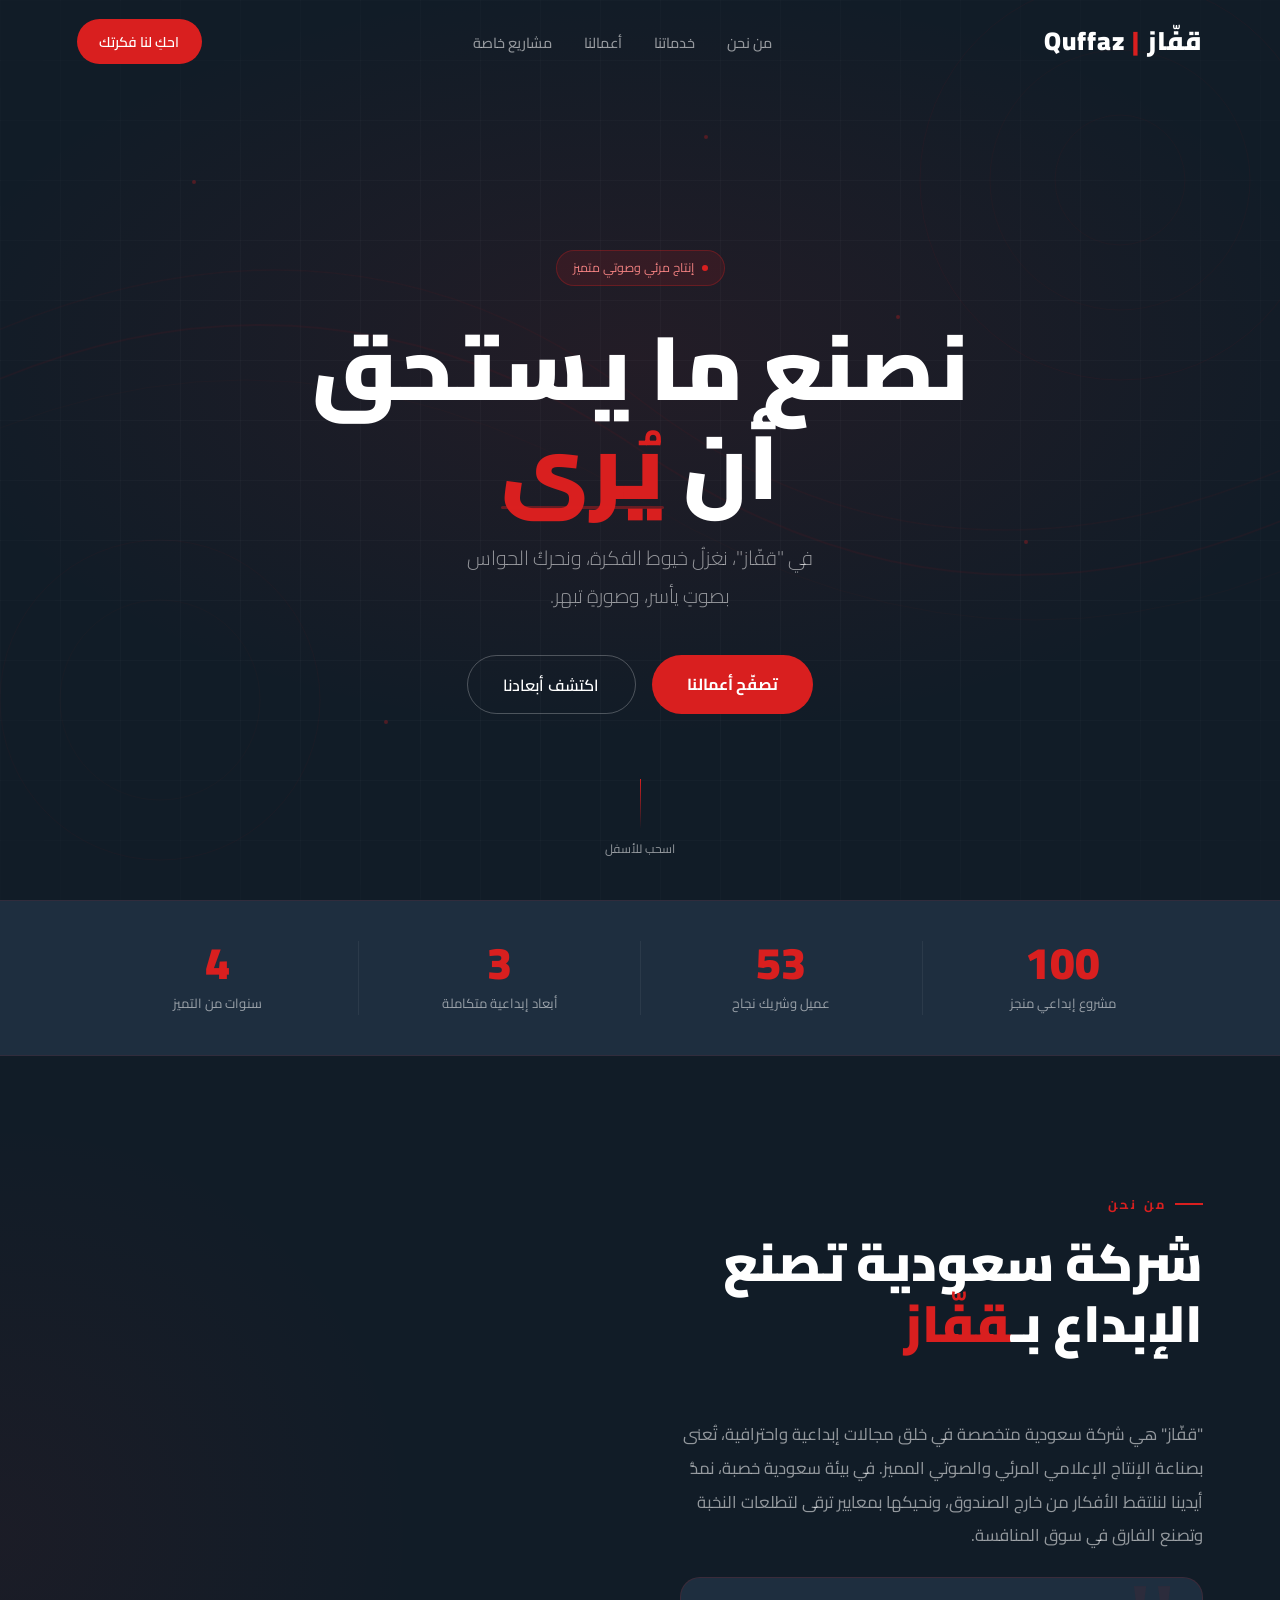
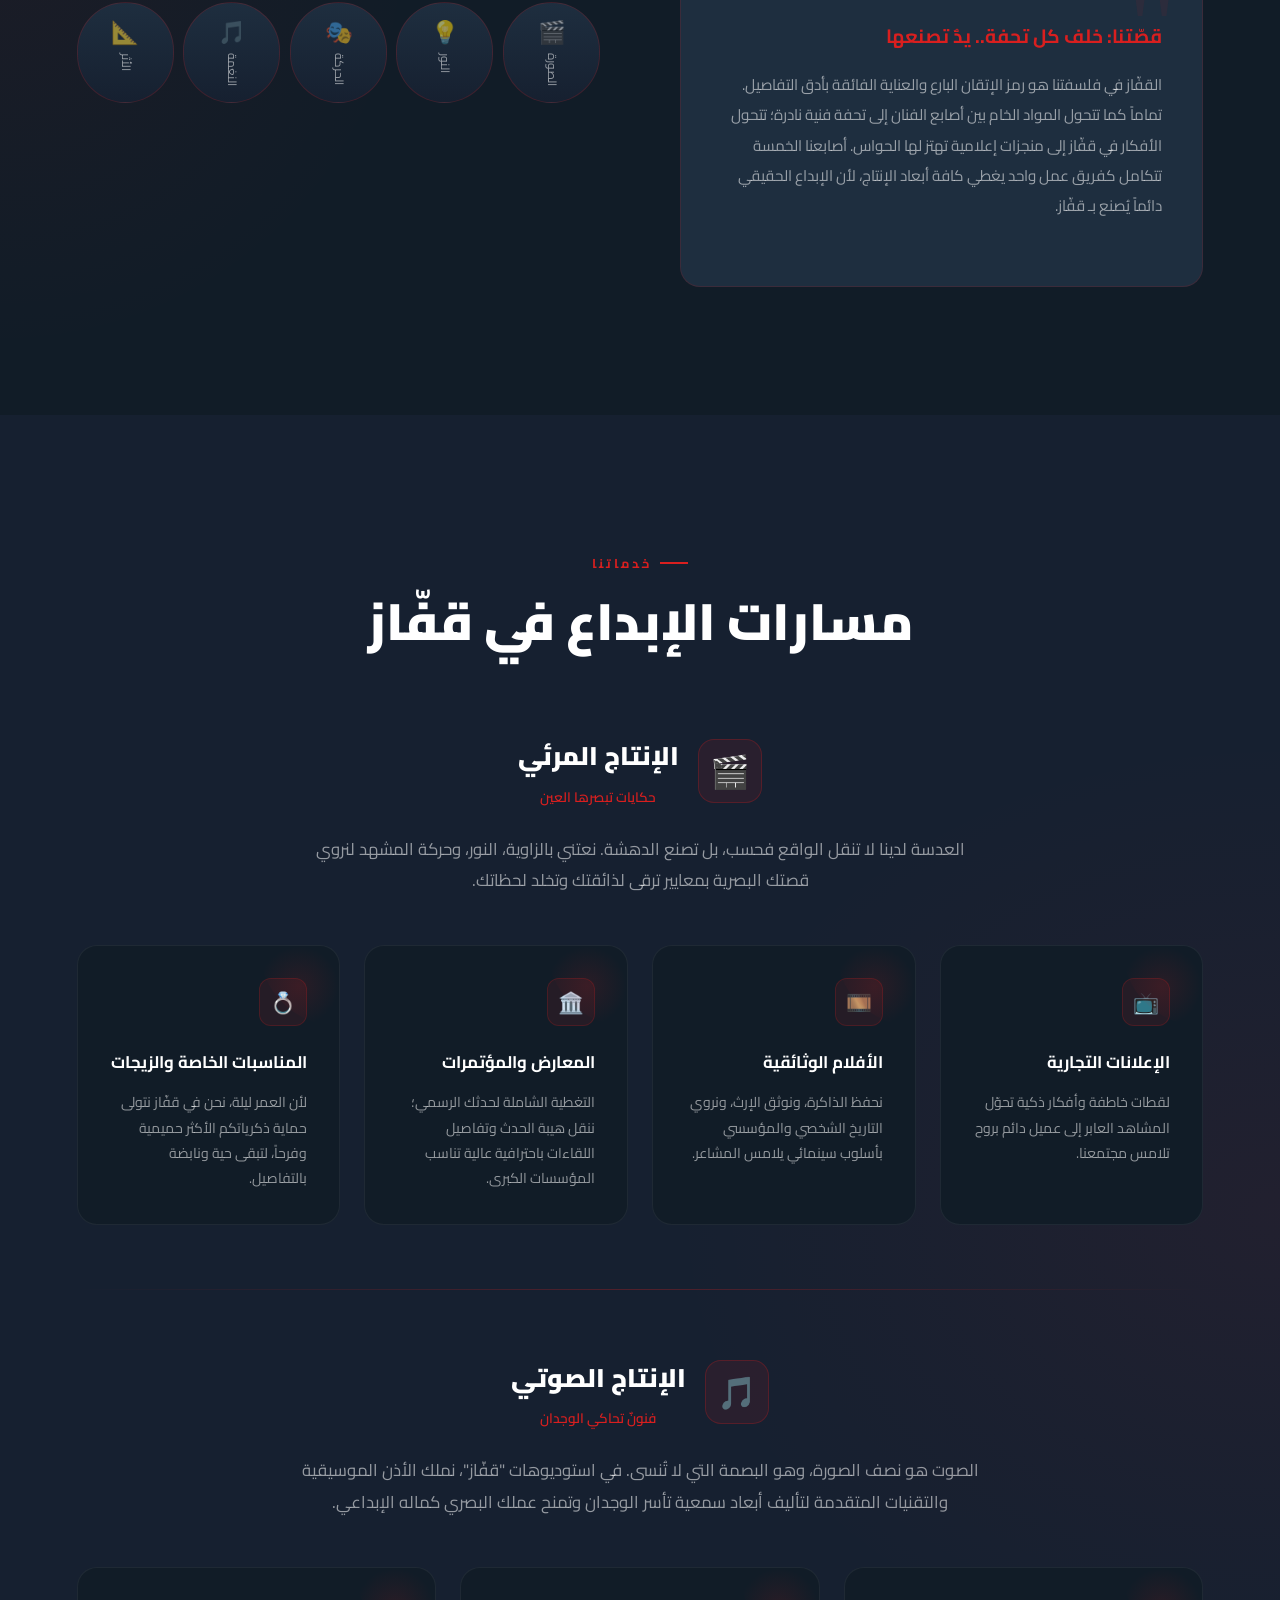
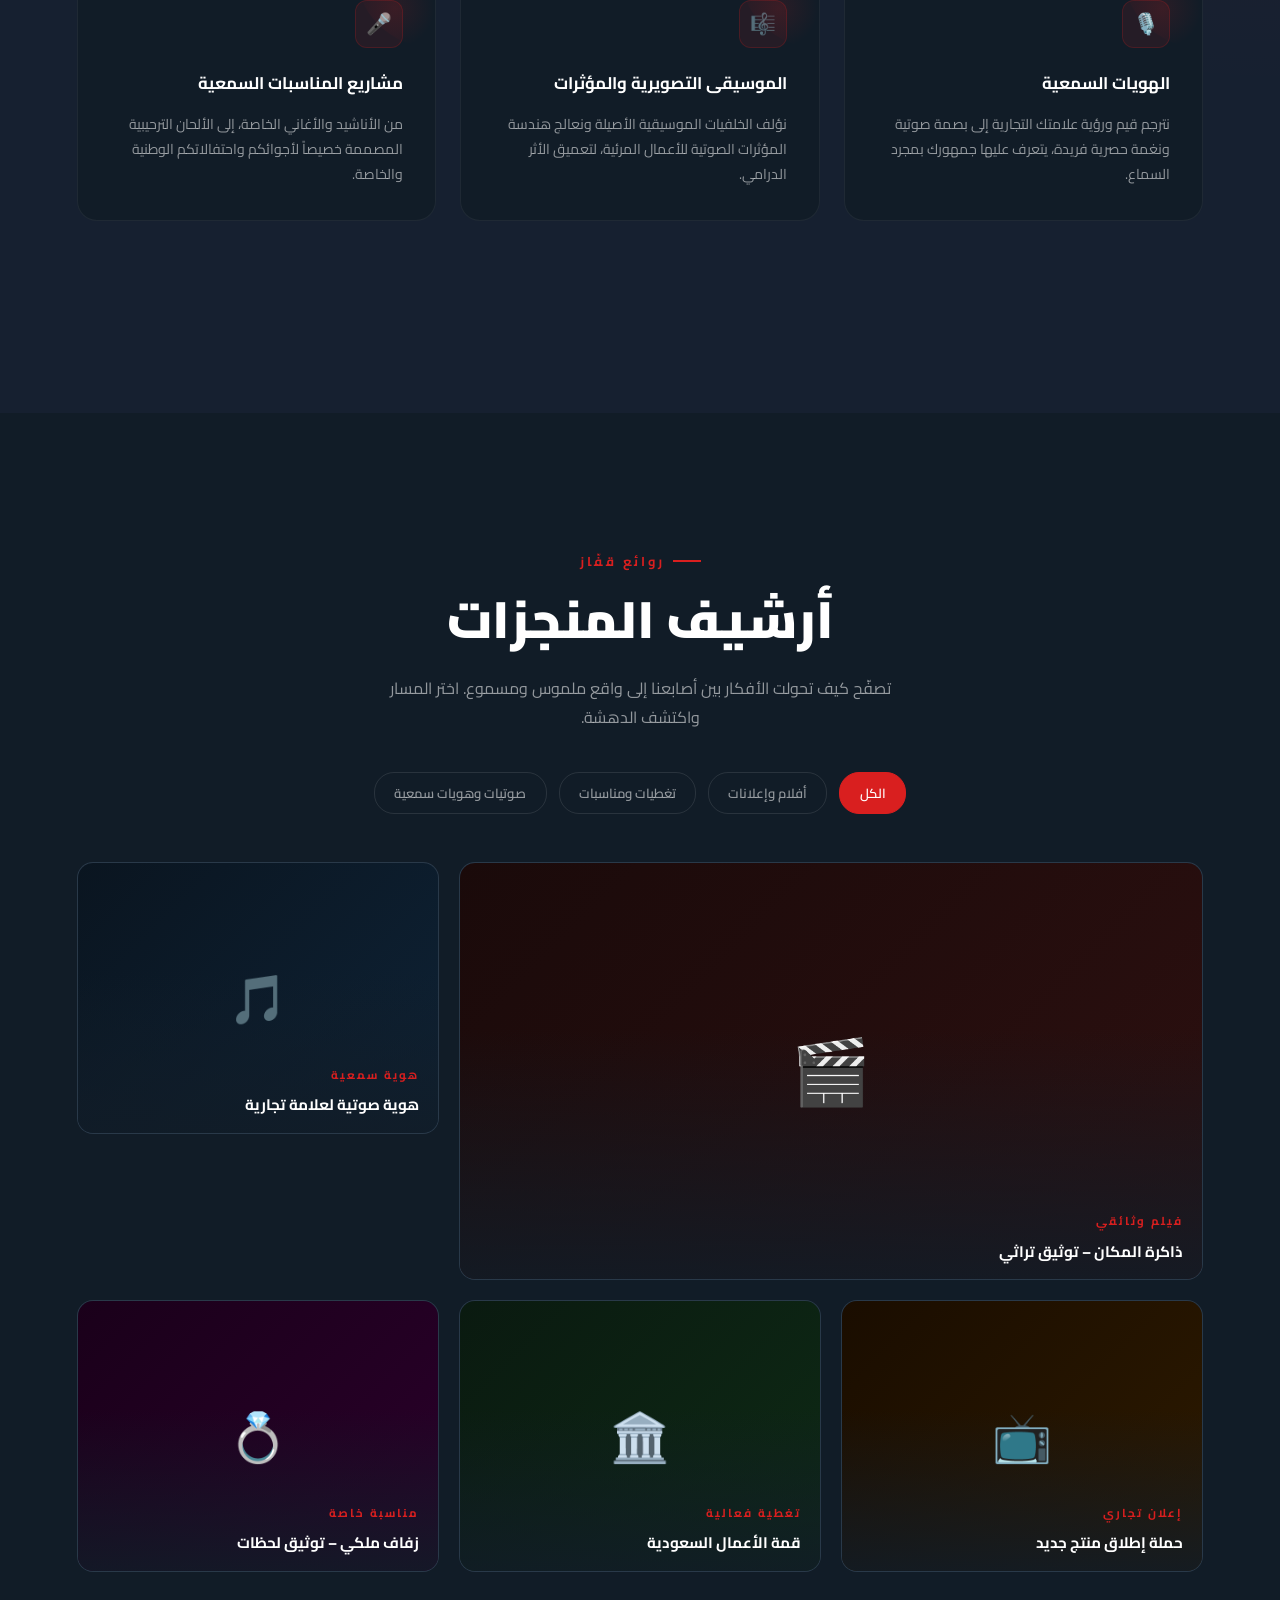
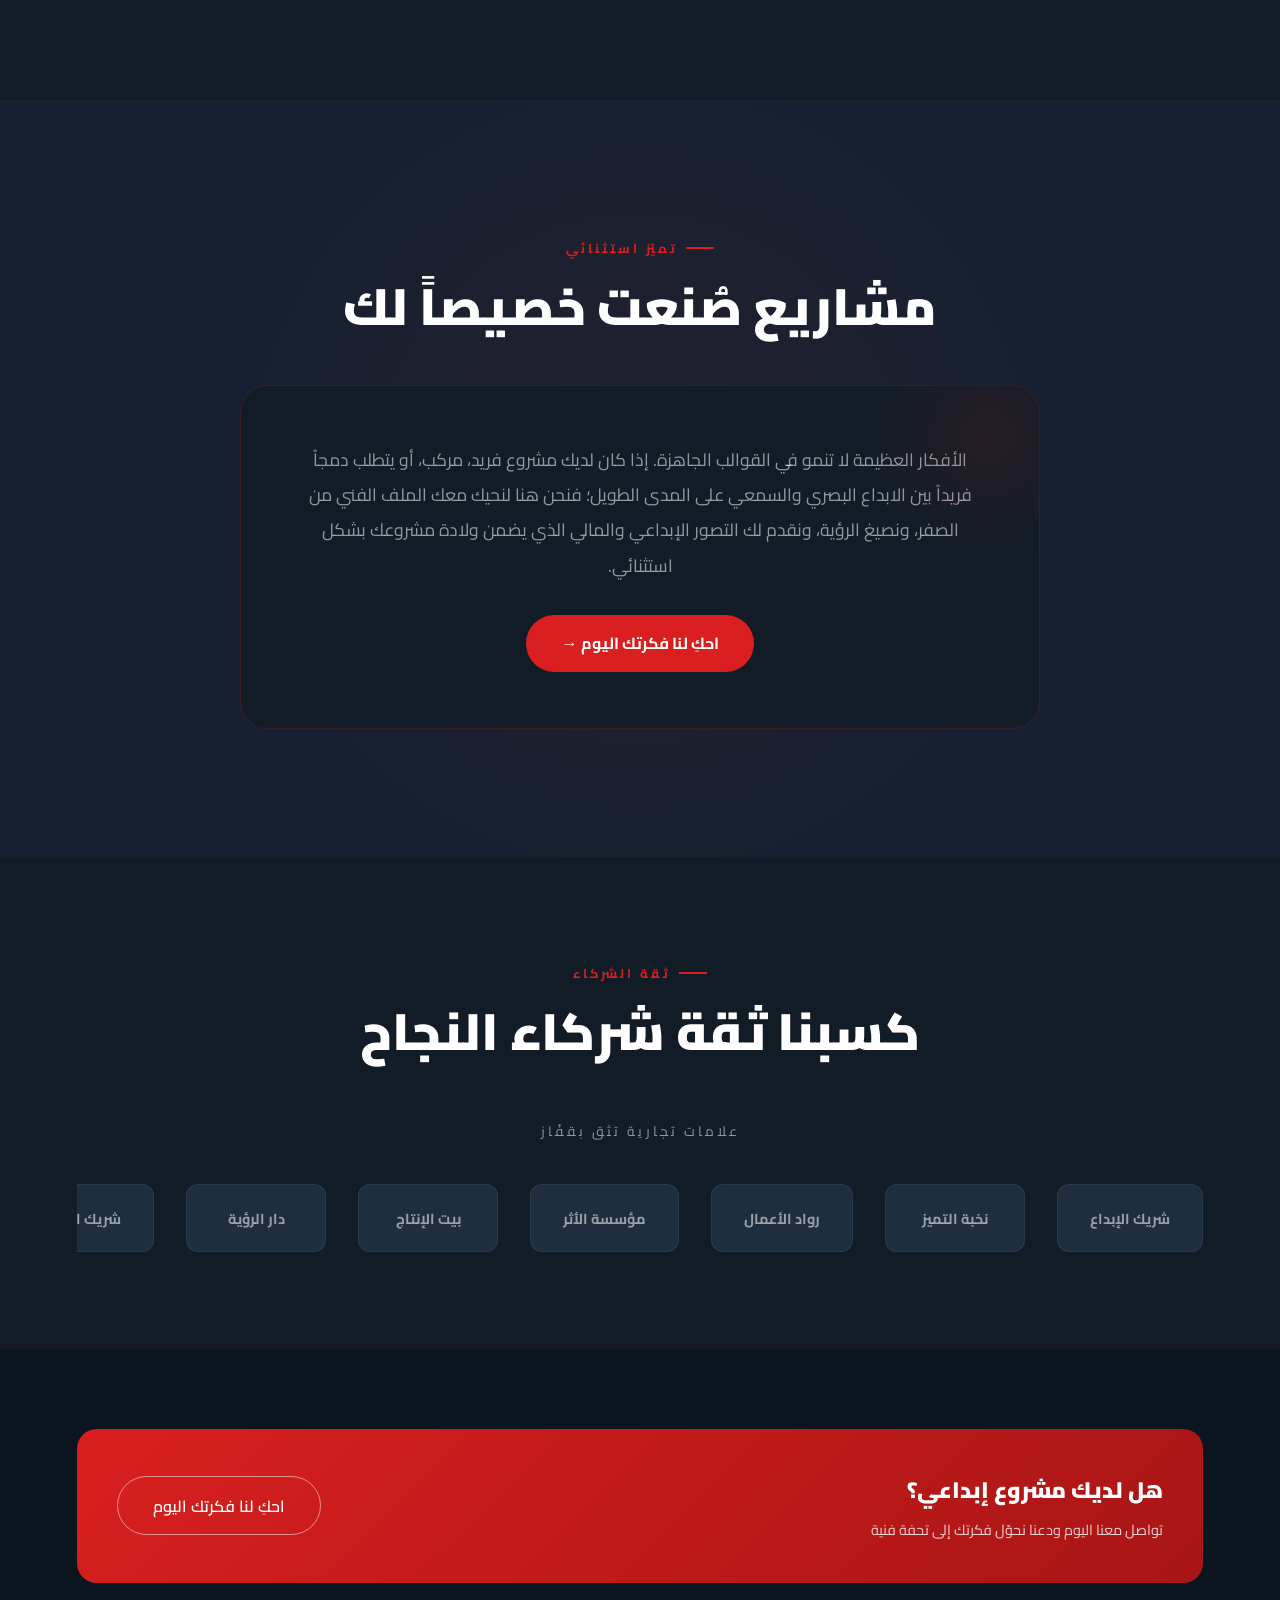
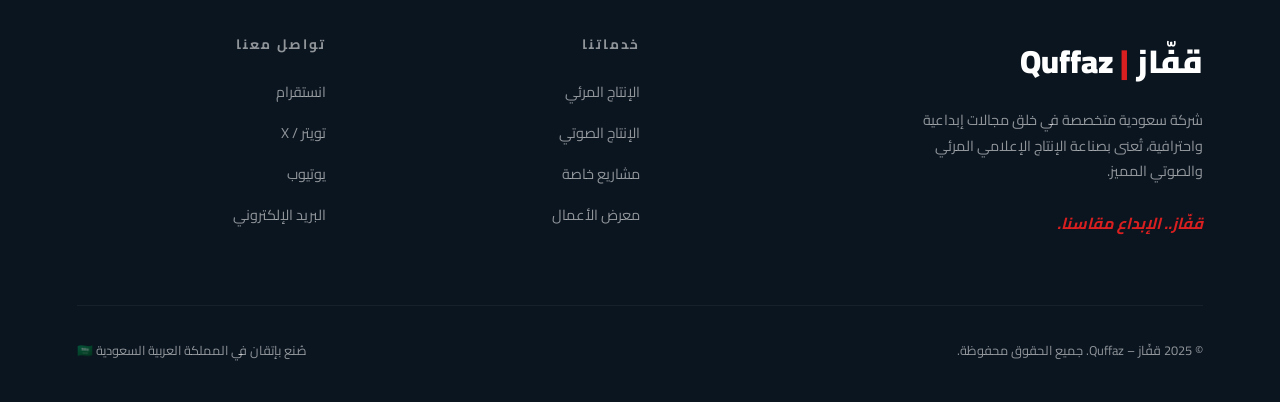
<file: index3.html>
<!DOCTYPE html>
<html lang="ar" dir="rtl">
<head>
<meta charset="UTF-8">
<meta name="viewport" content="width=device-width, initial-scale=1.0">
<title>قفّاز | Quffaz – نصنع ما يستحق أن يُرى</title>
<link rel="preconnect" href="https://fonts.googleapis.com">
<link rel="preconnect" href="https://fonts.gstatic.com" crossorigin>
<link href="https://fonts.googleapis.com/css2?family=Cairo:wght@300;400;600;700;900&family=Tajawal:wght@300;400;500;700;800&display=swap" rel="stylesheet">
<style>
  :root {
    --red: #D91F1F;
    --red-dark: #A81515;
    --red-glow: rgba(217,31,31,0.18);
    --navy: #111C27;
    --navy-mid: #162030;
    --navy-light: #1E2E3F;
    --white: #FFFFFF;
    --off-white: #F5F3EE;
    --text-muted: rgba(255,255,255,0.55);
    --gold: #C99B3A;
  }

  *, *::before, *::after { box-sizing: border-box; margin: 0; padding: 0; }

  html { scroll-behavior: smooth; }

  body {
    font-family: 'Cairo', 'Tajawal', sans-serif;
    background: var(--navy);
    color: var(--white);
    overflow-x: hidden;
    direction: rtl;
  }

  /* ===== SCROLLBAR ===== */
  ::-webkit-scrollbar { width: 4px; }
  ::-webkit-scrollbar-track { background: var(--navy); }
  ::-webkit-scrollbar-thumb { background: var(--red); border-radius: 2px; }

  /* ===== NAV ===== */
  nav {
    position: fixed; top: 0; right: 0; left: 0; z-index: 100;
    display: flex; align-items: center; justify-content: space-between;
    padding: 1.2rem 6%;
    transition: background 0.4s, backdrop-filter 0.4s;
  }
  nav.scrolled {
    background: rgba(17,28,39,0.92);
    backdrop-filter: blur(16px);
    border-bottom: 1px solid rgba(217,31,31,0.15);
  }
  .nav-logo {
    font-size: 1.6rem; font-weight: 900; letter-spacing: 1px;
    color: var(--white); text-decoration: none; line-height: 1;
  }
  .nav-logo span { color: var(--red); }
  .nav-links { display: flex; gap: 2rem; list-style: none; }
  .nav-links a {
    color: var(--text-muted); text-decoration: none; font-size: 0.9rem;
    font-weight: 500; transition: color 0.3s; position: relative;
  }
  .nav-links a::after {
    content: ''; position: absolute; bottom: -4px; right: 0;
    width: 0; height: 2px; background: var(--red); transition: width 0.3s;
  }
  .nav-links a:hover { color: var(--white); }
  .nav-links a:hover::after { width: 100%; }
  .nav-cta {
    background: var(--red); color: var(--white); border: none;
    padding: 0.6rem 1.4rem; border-radius: 30px; font-size: 0.875rem;
    font-family: inherit; font-weight: 600; cursor: pointer;
    transition: transform 0.2s, box-shadow 0.3s;
  }
  .nav-cta:hover { transform: translateY(-2px); box-shadow: 0 8px 24px var(--red-glow); }

  /* ===== HERO ===== */
  #hero {
    min-height: 100vh; display: flex; flex-direction: column;
    align-items: center; justify-content: center; text-align: center;
    padding: 8rem 6% 4rem; position: relative; overflow: hidden;
  }
  .hero-bg {
    position: absolute; inset: 0; z-index: 0;
    background: radial-gradient(ellipse 80% 60% at 50% 40%, rgba(217,31,31,0.09) 0%, transparent 70%);
  }
  .hero-grid {
    position: absolute; inset: 0; z-index: 0;
    background-image:
      linear-gradient(rgba(255,255,255,0.025) 1px, transparent 1px),
      linear-gradient(90deg, rgba(255,255,255,0.025) 1px, transparent 1px);
    background-size: 60px 60px;
    mask-image: radial-gradient(ellipse 90% 80% at 50% 50%, black 40%, transparent 100%);
  }

  /* Finger lines decoration */
  .hero-lines {
    position: absolute; left: 0; top: 0; width: 100%; height: 100%;
    z-index: 0; pointer-events: none;
  }
  .hero-lines svg { width: 100%; height: 100%; }

  .hero-badge {
    display: inline-flex; align-items: center; gap: 0.5rem;
    background: rgba(217,31,31,0.12); border: 1px solid rgba(217,31,31,0.3);
    border-radius: 30px; padding: 0.35rem 1rem;
    font-size: 0.78rem; color: #f08080; margin-bottom: 2rem;
    opacity: 0; animation: fadeUp 0.8s 0.3s forwards;
  }
  .hero-badge::before { content: ''; width: 6px; height: 6px; border-radius: 50%; background: var(--red); animation: pulse 1.5s infinite; }

  .hero-title {
    font-size: clamp(3rem, 7vw, 6.5rem); font-weight: 900;
    line-height: 1.1; margin-bottom: 1.5rem; position: relative; z-index: 1;
    opacity: 0; animation: fadeUp 0.9s 0.5s forwards;
  }
  .hero-title .accent { color: var(--red); position: relative; display: inline-block; }
  .hero-title .accent::after {
    content: ''; position: absolute; bottom: 6px; right: 0; left: 0;
    height: 3px; background: var(--red); opacity: 0.4; border-radius: 2px;
  }

  .hero-sub {
    font-size: clamp(1rem, 2vw, 1.25rem); color: var(--text-muted);
    max-width: 620px; line-height: 1.9; margin: 0 auto 2.5rem;
    font-weight: 300; position: relative; z-index: 1;
    opacity: 0; animation: fadeUp 0.9s 0.7s forwards;
  }

  .hero-actions {
    display: flex; gap: 1rem; justify-content: center; flex-wrap: wrap;
    position: relative; z-index: 1;
    opacity: 0; animation: fadeUp 0.9s 0.9s forwards;
  }
  .btn-primary {
    background: var(--red); color: var(--white);
    border: none; padding: 0.85rem 2.2rem; border-radius: 40px;
    font-size: 1rem; font-family: inherit; font-weight: 700;
    cursor: pointer; transition: transform 0.2s, box-shadow 0.3s;
    text-decoration: none; display: inline-block;
  }
  .btn-primary:hover { transform: translateY(-3px); box-shadow: 0 12px 32px rgba(217,31,31,0.35); }
  .btn-outline {
    background: transparent; color: var(--white);
    border: 1.5px solid rgba(255,255,255,0.25); padding: 0.85rem 2.2rem;
    border-radius: 40px; font-size: 1rem; font-family: inherit; font-weight: 600;
    cursor: pointer; transition: all 0.3s; text-decoration: none; display: inline-block;
  }
  .btn-outline:hover { border-color: var(--red); color: var(--red); }

  .hero-scroll {
    position: absolute; bottom: 2.5rem; left: 50%; transform: translateX(-50%);
    display: flex; flex-direction: column; align-items: center; gap: 0.5rem;
    color: var(--text-muted); font-size: 0.75rem; z-index: 1;
    opacity: 0; animation: fadeIn 1s 1.4s forwards;
  }
  .scroll-line {
    width: 1px; height: 50px; background: linear-gradient(to bottom, var(--red), transparent);
    animation: scrollLine 1.5s infinite;
  }

  /* ===== ABOUT ===== */
  #about { padding: 8rem 6%; position: relative; overflow: hidden; }
  .about-bg {
    position: absolute; inset: 0;
    background: radial-gradient(circle 600px at 0% 50%, rgba(217,31,31,0.05) 0%, transparent 70%);
  }

  .section-eyebrow {
    display: inline-flex; align-items: center; gap: 0.5rem;
    color: var(--red); font-size: 0.8rem; font-weight: 700;
    text-transform: uppercase; letter-spacing: 3px;
    margin-bottom: 1rem; opacity: 0;
    transition: opacity 0.6s, transform 0.6s;
  }
  .section-eyebrow.visible { opacity: 1; transform: translateY(0) !important; }
  .section-eyebrow::before { content: ''; width: 28px; height: 2px; background: var(--red); }

  .section-title {
    font-size: clamp(2rem, 4vw, 3.5rem); font-weight: 900;
    line-height: 1.2; margin-bottom: 1.5rem;
    opacity: 0; transform: translateY(30px); transition: opacity 0.7s, transform 0.7s;
  }
  .section-title.visible { opacity: 1; transform: translateY(0); }

  .about-grid {
    display: grid; grid-template-columns: 1fr 1fr; gap: 5rem;
    align-items: center; margin-top: 4rem;
  }

  .about-text p {
    color: var(--text-muted); line-height: 2; font-size: 1.05rem;
    margin-bottom: 1.5rem;
    opacity: 0; transform: translateY(20px); transition: opacity 0.7s, transform 0.7s;
  }
  .about-text p.visible { opacity: 1; transform: translateY(0); }

  .fingers-visual {
    display: grid; grid-template-columns: repeat(5, 1fr); gap: 0.6rem;
    opacity: 0; transform: translateX(-30px); transition: opacity 0.8s, transform 0.8s;
  }
  .fingers-visual.visible { opacity: 1; transform: translateX(0); }

  .finger {
    background: linear-gradient(180deg, var(--navy-light) 0%, var(--navy-mid) 100%);
    border: 1px solid rgba(217,31,31,0.2);
    border-radius: 50px; padding: 1rem 0.5rem;
    text-align: center; font-size: 0.75rem; color: var(--text-muted);
    transition: all 0.3s; cursor: default;
    display: flex; flex-direction: column; align-items: center; gap: 0.4rem;
  }
  .finger:hover {
    border-color: var(--red); color: var(--white);
    transform: translateY(-8px); box-shadow: 0 16px 32px rgba(217,31,31,0.2);
  }
  .finger-icon { font-size: 1.4rem; }
  .finger span { writing-mode: vertical-rl; text-orientation: mixed; line-height: 1.4; }

  .story-block {
    background: var(--navy-light); border: 1px solid rgba(217,31,31,0.15);
    border-radius: 20px; padding: 2.5rem;
    position: relative; overflow: hidden;
    opacity: 0; transform: translateY(30px); transition: opacity 0.8s 0.2s, transform 0.8s 0.2s;
  }
  .story-block.visible { opacity: 1; transform: translateY(0); }
  .story-block::before {
    content: '"'; position: absolute; top: -1rem; right: 1.5rem;
    font-size: 8rem; color: rgba(217,31,31,0.08); font-family: Georgia, serif;
    line-height: 1;
  }
  .story-block h3 { font-size: 1.2rem; font-weight: 700; color: var(--red); margin-bottom: 1rem; }
  .story-block p { color: var(--text-muted); line-height: 2; font-size: 0.95rem; }

  /* ===== SERVICES ===== */
  #services { padding: 8rem 6%; background: var(--navy-mid); position: relative; overflow: hidden; }
  .services-bg {
    position: absolute; inset: 0;
    background: radial-gradient(ellipse 80% 50% at 100% 50%, rgba(217,31,31,0.06) 0%, transparent 60%);
  }

  .services-header { text-align: center; margin-bottom: 5rem; }

  .service-block { margin-bottom: 4rem; }

  .service-block-header {
    display: flex; align-items: center; justify-content: center; gap: 1.2rem;
    margin-bottom: 1.5rem; text-align: center;
  }
  .service-block-icon {
    font-size: 2rem; width: 64px; height: 64px;
    background: rgba(217,31,31,0.1); border: 1px solid rgba(217,31,31,0.25);
    border-radius: 16px; display: flex; align-items: center; justify-content: center;
    flex-shrink: 0;
  }
  .service-block-title {
    font-size: 1.6rem; font-weight: 900; margin-bottom: 0.2rem;
  }
  .service-block-sub {
    color: var(--red); font-size: 0.85rem; font-weight: 600;
  }

  .service-divider {
    height: 1px; background: linear-gradient(to left, transparent, rgba(217,31,31,0.3), transparent);
    margin: 1rem 0 4rem;
  }
  .service-intro {
    text-align: center; max-width: 680px; margin: 0 auto 3rem;
    color: var(--text-muted); font-size: 1.05rem; line-height: 1.9;
  }

  .services-grid {
    display: grid; grid-template-columns: repeat(auto-fit, minmax(260px, 1fr));
    gap: 1.5rem;
  }

  .service-card {
    background: var(--navy); border: 1px solid rgba(255,255,255,0.06);
    border-radius: 20px; padding: 2rem; position: relative; overflow: hidden;
    transition: border-color 0.4s, box-shadow 0.4s, transform 0.3s;
  }
  .service-card:hover {
    border-color: rgba(217,31,31,0.35);
    box-shadow: 0 20px 50px rgba(0,0,0,0.3), 0 0 0 1px rgba(217,31,31,0.1);
    transform: translateY(-6px);
  }
  .service-card::before {
    content: ''; position: absolute; top: 0; right: 0;
    width: 80px; height: 80px;
    background: radial-gradient(circle, rgba(217,31,31,0.12) 0%, transparent 70%);
    border-radius: 0 20px 0 80px;
  }

  .card-icon {
    width: 48px; height: 48px; border-radius: 12px;
    background: rgba(217,31,31,0.1); border: 1px solid rgba(217,31,31,0.2);
    display: flex; align-items: center; justify-content: center;
    font-size: 1.3rem; margin-bottom: 1.2rem;
  }
  .service-card h4 { font-size: 1.05rem; font-weight: 700; margin-bottom: 0.8rem; }
  .service-card p { color: var(--text-muted); font-size: 0.88rem; line-height: 1.8; }

  /* ===== PORTFOLIO ===== */
  #portfolio { padding: 8rem 6%; position: relative; overflow: hidden; }

  .portfolio-header { text-align: center; margin-bottom: 1rem; }
  .portfolio-sub {
    text-align: center; color: var(--text-muted); margin-bottom: 2.5rem;
    font-size: 1rem; max-width: 560px; margin-left: auto; margin-right: auto;
    line-height: 1.8;
  }

  .filter-bar {
    display: flex; justify-content: center; gap: 0.75rem;
    margin-bottom: 3rem; flex-wrap: wrap;
  }
  .filter-btn {
    background: transparent; border: 1px solid rgba(255,255,255,0.1);
    color: var(--text-muted); padding: 0.5rem 1.2rem; border-radius: 20px;
    font-size: 0.82rem; font-family: inherit; font-weight: 600; cursor: pointer;
    transition: all 0.3s;
  }
  .filter-btn.active, .filter-btn:hover { background: var(--red); border-color: var(--red); color: var(--white); }

  .portfolio-grid {
    display: grid; grid-template-columns: repeat(3, 1fr); gap: 1.2rem;
  }
  .portfolio-item {
    position: relative; border-radius: 16px; overflow: hidden;
    background: var(--navy-light); border: 1px solid rgba(255,255,255,0.05);
    aspect-ratio: 4/3; cursor: pointer;
    transition: transform 0.4s;
    opacity: 0; transform: scale(0.95);
    transition: opacity 0.5s, transform 0.5s;
  }
  .portfolio-item.visible { opacity: 1; transform: scale(1); }
  .portfolio-item:hover { transform: scale(1.02); }
  .portfolio-item.featured { grid-column: span 2; grid-row: span 1; aspect-ratio: 16/9; }

  .portfolio-thumb {
    width: 100%; height: 100%; display: flex; align-items: center;
    justify-content: center; font-size: 3rem;
    background: linear-gradient(135deg, var(--navy-light) 0%, #0e1a26 100%);
    position: relative;
  }
  .portfolio-thumb::after {
    content: ''; position: absolute; inset: 0;
    background: linear-gradient(to top, rgba(17,28,39,0.85) 0%, transparent 60%);
  }
  .portfolio-info {
    position: absolute; bottom: 0; right: 0; left: 0;
    padding: 1.2rem; z-index: 1;
    transform: translateY(6px); transition: transform 0.3s;
  }
  .portfolio-item:hover .portfolio-info { transform: translateY(0); }
  .portfolio-cat {
    font-size: 0.72rem; color: var(--red); font-weight: 700;
    text-transform: uppercase; letter-spacing: 2px; margin-bottom: 0.3rem;
  }
  .portfolio-title { font-size: 0.95rem; font-weight: 700; }

  /* ===== SPECIAL ===== */
  #special {
    padding: 8rem 6%; background: var(--navy-mid); position: relative; overflow: hidden;
    text-align: center;
  }
  .special-bg {
    position: absolute; inset: 0;
    background: radial-gradient(circle 700px at 50% 50%, rgba(217,31,31,0.07) 0%, transparent 65%);
  }

  .special-card {
    max-width: 800px; margin: 3rem auto 0;
    background: var(--navy); border: 1px solid rgba(217,31,31,0.2);
    border-radius: 28px; padding: 3.5rem;
    position: relative; overflow: hidden;
    opacity: 0; transform: translateY(30px); transition: opacity 0.8s, transform 0.8s;
  }
  .special-card.visible { opacity: 1; transform: translateY(0); }
  .special-card::before {
    content: ''; position: absolute; top: -80px; right: -80px;
    width: 260px; height: 260px; border-radius: 50%;
    background: radial-gradient(circle, rgba(217,31,31,0.1) 0%, transparent 70%);
  }
  .special-card p {
    color: var(--text-muted); font-size: 1.1rem; line-height: 2; margin-bottom: 2rem;
  }

  /* ===== CLIENTS ===== */
  #clients { padding: 6rem 6%; position: relative; overflow: hidden; }
  .clients-header { text-align: center; margin-bottom: 3.5rem; }
  .trust-text {
    font-size: 0.85rem; color: var(--text-muted); text-transform: uppercase;
    letter-spacing: 3px; margin-bottom: 2.5rem; text-align: center;
  }
  .clients-track {
    display: flex; gap: 2rem; align-items: center;
    animation: marquee 20s linear infinite;
    width: max-content;
  }
  .clients-scroll { overflow: hidden; }
  .client-logo {
    background: var(--navy-light); border: 1px solid rgba(255,255,255,0.06);
    border-radius: 12px; padding: 1.2rem 2rem;
    display: flex; align-items: center; justify-content: center;
    min-width: 140px; color: var(--text-muted); font-weight: 700; font-size: 0.9rem;
    transition: all 0.3s; white-space: nowrap;
  }
  .client-logo:hover { border-color: rgba(217,31,31,0.3); color: var(--white); }

  /* ===== FOOTER ===== */
  footer {
    padding: 5rem 6% 2.5rem;
    background: #0B1520; position: relative; overflow: hidden;
    border-top: 1px solid rgba(217,31,31,0.1);
  }
  .footer-top {
    display: grid; grid-template-columns: 2fr 1fr 1fr; gap: 4rem;
    margin-bottom: 4rem;
  }
  .footer-brand .logo { font-size: 2rem; font-weight: 900; margin-bottom: 1rem; display: block; }
  .footer-brand .logo span { color: var(--red); }
  .footer-brand p { color: var(--text-muted); line-height: 1.8; font-size: 0.9rem; max-width: 300px; }
  .footer-tagline {
    margin-top: 1.5rem; color: var(--red); font-weight: 700;
    font-size: 1rem; font-style: italic;
  }
  .footer-col h5 { font-size: 0.85rem; font-weight: 700; text-transform: uppercase; letter-spacing: 2px; color: var(--text-muted); margin-bottom: 1.2rem; }
  .footer-col ul { list-style: none; }
  .footer-col li { margin-bottom: 0.7rem; }
  .footer-col a { color: var(--text-muted); text-decoration: none; font-size: 0.9rem; transition: color 0.3s; }
  .footer-col a:hover { color: var(--white); }
  .footer-cta {
    background: linear-gradient(135deg, var(--red) 0%, var(--red-dark) 100%);
    border-radius: 20px; padding: 2.5rem;
    display: flex; align-items: center; justify-content: space-between;
    margin-bottom: 3rem; flex-wrap: wrap; gap: 1.5rem;
  }
  .footer-cta h3 { font-size: 1.4rem; font-weight: 900; }
  .footer-cta p { color: rgba(255,255,255,0.8); font-size: 0.9rem; margin-top: 0.3rem; }
  .footer-bottom {
    display: flex; align-items: center; justify-content: space-between;
    padding-top: 2rem; border-top: 1px solid rgba(255,255,255,0.05);
    color: var(--text-muted); font-size: 0.8rem; flex-wrap: wrap; gap: 1rem;
  }

  /* ===== ANIMATIONS ===== */
  @keyframes fadeUp {
    from { opacity: 0; transform: translateY(30px); }
    to { opacity: 1; transform: translateY(0); }
  }
  @keyframes fadeIn {
    from { opacity: 0; }
    to { opacity: 1; }
  }
  @keyframes pulse {
    0%, 100% { opacity: 1; transform: scale(1); }
    50% { opacity: 0.5; transform: scale(0.7); }
  }
  @keyframes scrollLine {
    0% { transform: scaleY(0); transform-origin: top; }
    50% { transform: scaleY(1); transform-origin: top; }
    51% { transform: scaleY(1); transform-origin: bottom; }
    100% { transform: scaleY(0); transform-origin: bottom; }
  }
  @keyframes marquee {
    from { transform: translateX(0); }
    to { transform: translateX(-50%); }
  }
  @keyframes float {
    0%, 100% { transform: translateY(0); }
    50% { transform: translateY(-12px); }
  }
  @keyframes rotateSlow {
    from { transform: rotate(0deg); }
    to { transform: rotate(360deg); }
  }

  /* ===== PARTICLES ===== */
  .particle {
    position: absolute; width: 4px; height: 4px; border-radius: 50%;
    background: var(--red); opacity: 0.3; pointer-events: none;
    animation: float var(--dur, 4s) var(--delay, 0s) infinite ease-in-out;
  }

  /* ===== COUNTER STRIP ===== */
  .stats-strip {
    display: grid; grid-template-columns: repeat(4, 1fr); gap: 0;
    background: var(--navy-light); border-top: 1px solid rgba(217,31,31,0.1);
    border-bottom: 1px solid rgba(217,31,31,0.1);
    margin: 0 0 0; padding: 2.5rem 6%;
  }
  .stat-item {
    text-align: center; padding: 0 1rem;
    border-left: 1px solid rgba(255,255,255,0.06);
  }
  .stat-item:last-child { border-left: none; }
  .stat-num { font-size: 2.8rem; font-weight: 900; color: var(--red); line-height: 1; }
  .stat-label { color: var(--text-muted); font-size: 0.82rem; margin-top: 0.3rem; }

  /* ===== MOBILE ===== */
  @media (max-width: 900px) {
    .nav-links { display: none; }
    .about-grid { grid-template-columns: 1fr; gap: 2.5rem; }
    .portfolio-grid { grid-template-columns: repeat(2, 1fr); }
    .portfolio-item.featured { grid-column: span 2; }
    .footer-top { grid-template-columns: 1fr; gap: 2.5rem; }
    .stats-strip { grid-template-columns: repeat(2, 1fr); }
    .stat-item { border: none; border-bottom: 1px solid rgba(255,255,255,0.06); }
    .footer-cta { flex-direction: column; }
  }
  @media (max-width: 600px) {
    .portfolio-grid { grid-template-columns: 1fr; }
    .portfolio-item.featured { grid-column: span 1; }
    .hero-title { font-size: 2.5rem; }
    .stats-strip { grid-template-columns: repeat(2, 1fr); }
  }

  /* ===== REVEAL ANIMATION SETUP ===== */
  .reveal { opacity: 0; transform: translateY(40px); transition: opacity 0.7s, transform 0.7s; }
  .reveal.visible { opacity: 1; transform: translateY(0); }
</style>
</head>
<body>

<!-- NAV -->
<nav id="nav">
  <a class="nav-logo" href="#hero">قفّاز <span>|</span> Quffaz</a>
  <ul class="nav-links">
    <li><a href="#about">من نحن</a></li>
    <li><a href="#services">خدماتنا</a></li>
    <li><a href="#portfolio">أعمالنا</a></li>
    <li><a href="#special">مشاريع خاصة</a></li>
  </ul>
  <button class="nav-cta" onclick="scrollContact()">احكِ لنا فكرتك</button>
</nav>

<!-- HERO -->
<section id="hero">
  <div class="hero-bg"></div>
  <div class="hero-grid"></div>

  <!-- Decorative SVG lines (fingerprints / arcs) -->
  <div class="hero-lines">
    <svg viewBox="0 0 1440 900" preserveAspectRatio="xMidYMid slice" xmlns="http://www.w3.org/2000/svg">
      <path d="M -60 450 Q 350 200 720 450 Q 1090 700 1500 450" fill="none" stroke="rgba(217,31,31,0.06)" stroke-width="2"/>
      <path d="M -60 400 Q 380 140 720 400 Q 1060 660 1500 400" fill="none" stroke="rgba(217,31,31,0.045)" stroke-width="1.5"/>
      <path d="M -60 500 Q 320 260 720 500 Q 1120 740 1500 500" fill="none" stroke="rgba(217,31,31,0.03)" stroke-width="1"/>
      <circle cx="1200" cy="180" r="200" fill="none" stroke="rgba(217,31,31,0.05)" stroke-width="1"/>
      <circle cx="1200" cy="180" r="130" fill="none" stroke="rgba(217,31,31,0.04)" stroke-width="1"/>
      <circle cx="1200" cy="180" r="65" fill="none" stroke="rgba(217,31,31,0.04)" stroke-width="1"/>
      <circle cx="240" cy="700" r="160" fill="none" stroke="rgba(217,31,31,0.04)" stroke-width="1"/>
      <circle cx="240" cy="700" r="100" fill="none" stroke="rgba(217,31,31,0.03)" stroke-width="1"/>
    </svg>
  </div>

  <!-- particles -->
  <div class="particle" style="top:20%;left:15%;--dur:5s;--delay:0s"></div>
  <div class="particle" style="top:60%;left:80%;--dur:6s;--delay:1s"></div>
  <div class="particle" style="top:80%;left:30%;--dur:4s;--delay:2s"></div>
  <div class="particle" style="top:35%;left:70%;--dur:7s;--delay:0.5s"></div>
  <div class="particle" style="top:15%;left:55%;--dur:5.5s;--delay:1.5s"></div>

  <div class="hero-badge">إنتاج مرئي وصوتي متميز</div>

  <h1 class="hero-title">
    نصنع ما يستحق<br>أن <span class="accent">يُرى</span>
  </h1>

  <p class="hero-sub">
    في "قفّاز"، نغزلُ خيوط الفكرة، ونحركُ الحواس<br>
    بصوتٍ يأسر، وصورةٍ تبهر.
  </p>

  <div class="hero-actions">
    <a href="#portfolio" class="btn-primary">تصفّح أعمالنا</a>
    <a href="#about" class="btn-outline">اكتشف أبعادنا</a>
  </div>

  <div class="hero-scroll">
    <div class="scroll-line"></div>
    <span>اسحب للأسفل</span>
  </div>
</section>

<!-- STATS -->
<div class="stats-strip">
  <div class="stat-item">
    <div class="stat-num" data-target="150">0</div>
    <div class="stat-label">مشروع إبداعي منجز</div>
  </div>
  <div class="stat-item">
    <div class="stat-num" data-target="80">0</div>
    <div class="stat-label">عميل وشريك نجاح</div>
  </div>
  <div class="stat-item">
    <div class="stat-num" data-target="5">0</div>
    <div class="stat-label">أبعاد إبداعية متكاملة</div>
  </div>
  <div class="stat-item">
    <div class="stat-num" data-target="7">0</div>
    <div class="stat-label">سنوات من التميز</div>
  </div>
</div>

<!-- ABOUT -->
<section id="about">
  <div class="about-bg"></div>
  <div class="section-eyebrow reveal" style="transform:translateY(20px)">من نحن</div>
  <h2 class="section-title reveal">شركة سعودية تصنع<br>الإبداع بـ<span style="color:var(--red)">قفّاز</span></h2>

  <div class="about-grid">
    <div class="about-text">
      <p class="reveal">
        "قفّاز" هي شركة سعودية متخصصة في خلق مجالات إبداعية واحترافية، تُعنى بصناعة الإنتاج الإعلامي المرئي والصوتي المميز. في بيئة سعودية خصبة، نمدُّ أيدينا لنلتقط الأفكار من خارج الصندوق، ونحيكها بمعايير ترقى لتطلعات النخبة وتصنع الفارق في سوق المنافسة.
      </p>
      <div class="story-block reveal">
        <h3>قصّتنا: خلف كل تحفة.. يدٌ تصنعها</h3>
        <p>
          القفّاز في فلسفتنا هو رمز الإتقان البارع والعناية الفائقة بأدق التفاصيل. تماماً كما تتحول المواد الخام بين أصابع الفنان إلى تحفة فنية نادرة؛ تتحول الأفكار في قفّاز إلى منجزات إعلامية تهتز لها الحواس. أصابعنا الخمسة تتكامل كفريق عمل واحد يغطي كافة أبعاد الإنتاج، لأن الإبداع الحقيقي دائماً يُصنع بـ قفّاز.
        </p>
      </div>
    </div>

    <div class="fingers-visual reveal">
      <div class="finger">
        <span class="finger-icon">🎬</span>
        <span>الصورة</span>
      </div>
      <div class="finger">
        <span class="finger-icon">💡</span>
        <span>النور</span>
      </div>
      <div class="finger">
        <span class="finger-icon">🎭</span>
        <span>الحركة</span>
      </div>
      <div class="finger">
        <span class="finger-icon">🎵</span>
        <span>النغمة</span>
      </div>
      <div class="finger">
        <span class="finger-icon">📐</span>
        <span>الأثر</span>
      </div>
    </div>
  </div>
</section>

<!-- SERVICES -->
<section id="services">
  <div class="services-bg"></div>
  <div class="services-header">
    <div class="section-eyebrow reveal" style="transform:translateY(20px);justify-content:center">خدماتنا</div>
    <h2 class="section-title reveal">مسارات الإبداع في قفّاز</h2>
  </div>

  <!-- المسار الأول: الإنتاج المرئي -->
  <div class="service-block">
    <div class="service-block-header">
      <span class="service-block-icon">🎬</span>
      <div>
        <h3 class="service-block-title">الإنتاج المرئي</h3>
        <p class="service-block-sub">حكايات تبصرها العين</p>
      </div>
    </div>
    <p class="service-intro">
      العدسة لدينا لا تنقل الواقع فحسب، بل تصنع الدهشة. نعتني بالزاوية، النور، وحركة المشهد لنروي قصتك البصرية بمعايير ترقى لذائقتك وتخلد لحظاتك.
    </p>
    <div class="services-grid">
      <div class="service-card">
        <div class="card-icon">📺</div>
        <h4>الإعلانات التجارية</h4>
        <p>لقطات خاطفة وأفكار ذكية تحوّل المشاهد العابر إلى عميل دائم بروح تلامس مجتمعنا.</p>
      </div>
      <div class="service-card">
        <div class="card-icon">🎞️</div>
        <h4>الأفلام الوثائقية</h4>
        <p>نحفظ الذاكرة، ونوثق الإرث، ونروي التاريخ الشخصي والمؤسسي بأسلوب سينمائي يلامس المشاعر.</p>
      </div>
      <div class="service-card">
        <div class="card-icon">🏛️</div>
        <h4>المعارض والمؤتمرات</h4>
        <p>التغطية الشاملة لحدثك الرسمي؛ ننقل هيبة الحدث وتفاصيل اللقاءات باحترافية عالية تناسب المؤسسات الكبرى.</p>
      </div>
      <div class="service-card">
        <div class="card-icon">💍</div>
        <h4>المناسبات الخاصة والزيجات</h4>
        <p>لأن العمر ليلة، نحن في قفّاز نتولى حماية ذكرياتكم الأكثر حميمية وفرحاً، لتبقى حية ونابضة بالتفاصيل.</p>
      </div>
    </div>
  </div>

  <div class="service-divider"></div>

  <!-- المسار الثاني: الإنتاج الصوتي -->
  <div class="service-block">
    <div class="service-block-header">
      <span class="service-block-icon">🎵</span>
      <div>
        <h3 class="service-block-title">الإنتاج الصوتي</h3>
        <p class="service-block-sub">فنونٌ تحاكي الوجدان</p>
      </div>
    </div>
    <p class="service-intro">
      الصوت هو نصف الصورة، وهو البصمة التي لا تُنسى. في استوديوهات "قفّاز"، نملك الأذن الموسيقية والتقنيات المتقدمة لتأليف أبعاد سمعية تأسر الوجدان وتمنح عملك البصري كماله الإبداعي.
    </p>
    <div class="services-grid">
      <div class="service-card">
        <div class="card-icon">🎙️</div>
        <h4>الهويات السمعية</h4>
        <p>نترجم قيم ورؤية علامتك التجارية إلى بصمة صوتية ونغمة حصرية فريدة، يتعرف عليها جمهورك بمجرد السماع.</p>
      </div>
      <div class="service-card">
        <div class="card-icon">🎼</div>
        <h4>الموسيقى التصويرية والمؤثرات</h4>
        <p>نؤلف الخلفيات الموسيقية الأصيلة ونعالج هندسة المؤثرات الصوتية للأعمال المرئية، لتعميق الأثر الدرامي.</p>
      </div>
      <div class="service-card">
        <div class="card-icon">🎤</div>
        <h4>مشاريع المناسبات السمعية</h4>
        <p>من الأناشيد والأغاني الخاصة، إلى الألحان الترحيبية المصممة خصيصاً لأجوائكم واحتفالاتكم الوطنية والخاصة.</p>
      </div>
    </div>
  </div>
</section>

<!-- PORTFOLIO -->
<section id="portfolio">
  <div class="portfolio-header">
    <div class="section-eyebrow reveal" style="transform:translateY(20px);justify-content:center">روائع قفّاز</div>
    <h2 class="section-title reveal">أرشيف المنجزات</h2>
  </div>
  <p class="portfolio-sub reveal">
    تصفّح كيف تحولت الأفكار بين أصابعنا إلى واقع ملموس ومسموع. اختر المسار واكتشف الدهشة.
  </p>

  <div class="filter-bar">
    <button class="filter-btn active">الكل</button>
    <button class="filter-btn">أفلام وإعلانات</button>
    <button class="filter-btn">تغطيات ومناسبات</button>
    <button class="filter-btn">صوتيات وهويات سمعية</button>
  </div>

  <div class="portfolio-grid">
    <div class="portfolio-item featured reveal">
      <div class="portfolio-thumb" style="background:linear-gradient(135deg,#1a0a0a,#2d1010)">
        <span style="position:relative;z-index:1;font-size:4rem">🎬</span>
      </div>
      <div class="portfolio-info">
        <div class="portfolio-cat">فيلم وثائقي</div>
        <div class="portfolio-title">ذاكرة المكان – توثيق تراثي</div>
      </div>
    </div>
    <div class="portfolio-item reveal" style="transition-delay:0.1s">
      <div class="portfolio-thumb" style="background:linear-gradient(135deg,#0a1520,#0e2235)">
        <span style="position:relative;z-index:1">🎵</span>
      </div>
      <div class="portfolio-info">
        <div class="portfolio-cat">هوية سمعية</div>
        <div class="portfolio-title">هوية صوتية لعلامة تجارية</div>
      </div>
    </div>
    <div class="portfolio-item reveal" style="transition-delay:0.15s">
      <div class="portfolio-thumb" style="background:linear-gradient(135deg,#1a0d00,#2d1a00)">
        <span style="position:relative;z-index:1">📺</span>
      </div>
      <div class="portfolio-info">
        <div class="portfolio-cat">إعلان تجاري</div>
        <div class="portfolio-title">حملة إطلاق منتج جديد</div>
      </div>
    </div>
    <div class="portfolio-item reveal" style="transition-delay:0.2s">
      <div class="portfolio-thumb" style="background:linear-gradient(135deg,#0a1a10,#0e2a15)">
        <span style="position:relative;z-index:1">🏛️</span>
      </div>
      <div class="portfolio-info">
        <div class="portfolio-cat">تغطية فعالية</div>
        <div class="portfolio-title">قمة الأعمال السعودية</div>
      </div>
    </div>
    <div class="portfolio-item reveal" style="transition-delay:0.25s">
      <div class="portfolio-thumb" style="background:linear-gradient(135deg,#1a001a,#2a002a)">
        <span style="position:relative;z-index:1">💍</span>
      </div>
      <div class="portfolio-info">
        <div class="portfolio-cat">مناسبة خاصة</div>
        <div class="portfolio-title">زفاف ملكي – توثيق لحظات</div>
      </div>
    </div>
  </div>
</section>

<!-- SPECIAL PROJECTS -->
<section id="special">
  <div class="special-bg"></div>
  <div class="section-eyebrow reveal" style="transform:translateY(20px);justify-content:center">تميّز استثنائي</div>
  <h2 class="section-title reveal">مشاريع صُنعت خصيصاً لك</h2>

  <div class="special-card reveal">
    <p>
      الأفكار العظيمة لا تنمو في القوالب الجاهزة. إذا كان لديك مشروع فريد، مركب، أو يتطلب دمجاً فريداً بين الابداع البصري والسمعي على المدى الطويل؛ فنحن هنا لنحيك معك الملف الفني من الصفر، ونصيغ الرؤية، ونقدم لك التصور الإبداعي والمالي الذي يضمن ولادة مشروعك بشكل استثنائي.
    </p>
    <button class="btn-primary" onclick="scrollContact()">احكِ لنا فكرتك اليوم →</button>
  </div>
</section>

<!-- CLIENTS -->
<section id="clients">
  <div class="clients-header">
    <div class="section-eyebrow reveal" style="transform:translateY(20px);justify-content:center">ثقة الشركاء</div>
    <h2 class="section-title reveal">كسبنا ثقة شركاء النجاح</h2>
  </div>
  <div class="trust-text">علامات تجارية تثق بقفّاز</div>
  <div class="clients-scroll">
    <div class="clients-track" id="clientsTrack">
      <div class="client-logo">شريك الإبداع</div>
      <div class="client-logo">نخبة التميز</div>
      <div class="client-logo">رواد الأعمال</div>
      <div class="client-logo">مؤسسة الأثر</div>
      <div class="client-logo">بيت الإنتاج</div>
      <div class="client-logo">دار الرؤية</div>
      <div class="client-logo">شريك الإبداع</div>
      <div class="client-logo">نخبة التميز</div>
      <div class="client-logo">رواد الأعمال</div>
      <div class="client-logo">مؤسسة الأثر</div>
      <div class="client-logo">بيت الإنتاج</div>
      <div class="client-logo">دار الرؤية</div>
    </div>
  </div>
</section>

<!-- FOOTER -->
<footer id="contact">
  <div class="footer-cta">
    <div>
      <h3>هل لديك مشروع إبداعي؟</h3>
      <p>تواصل معنا اليوم ودعنا نحوّل فكرتك إلى تحفة فنية</p>
    </div>
    <button class="btn-outline" style="border-color:rgba(255,255,255,0.5);color:#fff;white-space:nowrap">
      احكِ لنا فكرتك اليوم
    </button>
  </div>

  <div class="footer-top">
    <div class="footer-brand">
      <span class="logo">قفّاز <span>|</span> Quffaz</span>
      <p>شركة سعودية متخصصة في خلق مجالات إبداعية واحترافية، تُعنى بصناعة الإنتاج الإعلامي المرئي والصوتي المميز.</p>
      <div class="footer-tagline">قفّاز.. الإبداع مقاسنا.</div>
    </div>
    <div class="footer-col">
      <h5>خدماتنا</h5>
      <ul>
        <li><a href="#services">الإنتاج المرئي</a></li>
        <li><a href="#services">الإنتاج الصوتي</a></li>
        <li><a href="#special">مشاريع خاصة</a></li>
        <li><a href="#portfolio">معرض الأعمال</a></li>
      </ul>
    </div>
    <div class="footer-col">
      <h5>تواصل معنا</h5>
      <ul>
        <li><a href="#">انستقرام</a></li>
        <li><a href="#">تويتر / X</a></li>
        <li><a href="#">يوتيوب</a></li>
        <li><a href="#">البريد الإلكتروني</a></li>
      </ul>
    </div>
  </div>

  <div class="footer-bottom">
    <span>© 2025 قفّاز – Quffaz. جميع الحقوق محفوظة.</span>
    <span>صُنع بإتقان في المملكة العربية السعودية 🇸🇦</span>
  </div>
</footer>

<script>
// NAV SCROLL
const nav = document.getElementById('nav');
window.addEventListener('scroll', () => {
  nav.classList.toggle('scrolled', window.scrollY > 60);
});

// SCROLL REVEAL
const observer = new IntersectionObserver((entries) => {
  entries.forEach(el => {
    if (el.isIntersecting) {
      el.target.classList.add('visible');
    }
  });
}, { threshold: 0.12 });

document.querySelectorAll('.reveal, .section-eyebrow, .section-title, .about-text p, .story-block, .fingers-visual, .portfolio-item, .special-card').forEach(el => {
  observer.observe(el);
});

// FILTER BUTTONS (decorative)
document.querySelectorAll('.filter-btn').forEach(btn => {
  btn.addEventListener('click', () => {
    document.querySelectorAll('.filter-btn').forEach(b => b.classList.remove('active'));
    btn.classList.add('active');
  });
});

// COUNTER ANIMATION
function animateCount(el, target, duration) {
  let start = 0;
  const step = target / (duration / 16);
  const update = () => {
    start += step;
    if (start >= target) { el.textContent = target + '+'; return; }
    el.textContent = Math.floor(start);
    requestAnimationFrame(update);
  };
  update();
}

const statsObserver = new IntersectionObserver((entries) => {
  entries.forEach(entry => {
    if (entry.isIntersecting) {
      entry.target.querySelectorAll('[data-target]').forEach(el => {
        animateCount(el, parseInt(el.dataset.target), 1500);
      });
      statsObserver.unobserve(entry.target);
    }
  });
}, { threshold: 0.3 });

statsObserver.observe(document.querySelector('.stats-strip'));

// SCROLL TO CONTACT
function scrollContact() {
  document.getElementById('contact').scrollIntoView({ behavior: 'smooth' });
}
</script>
</body>
</html>
</file>
